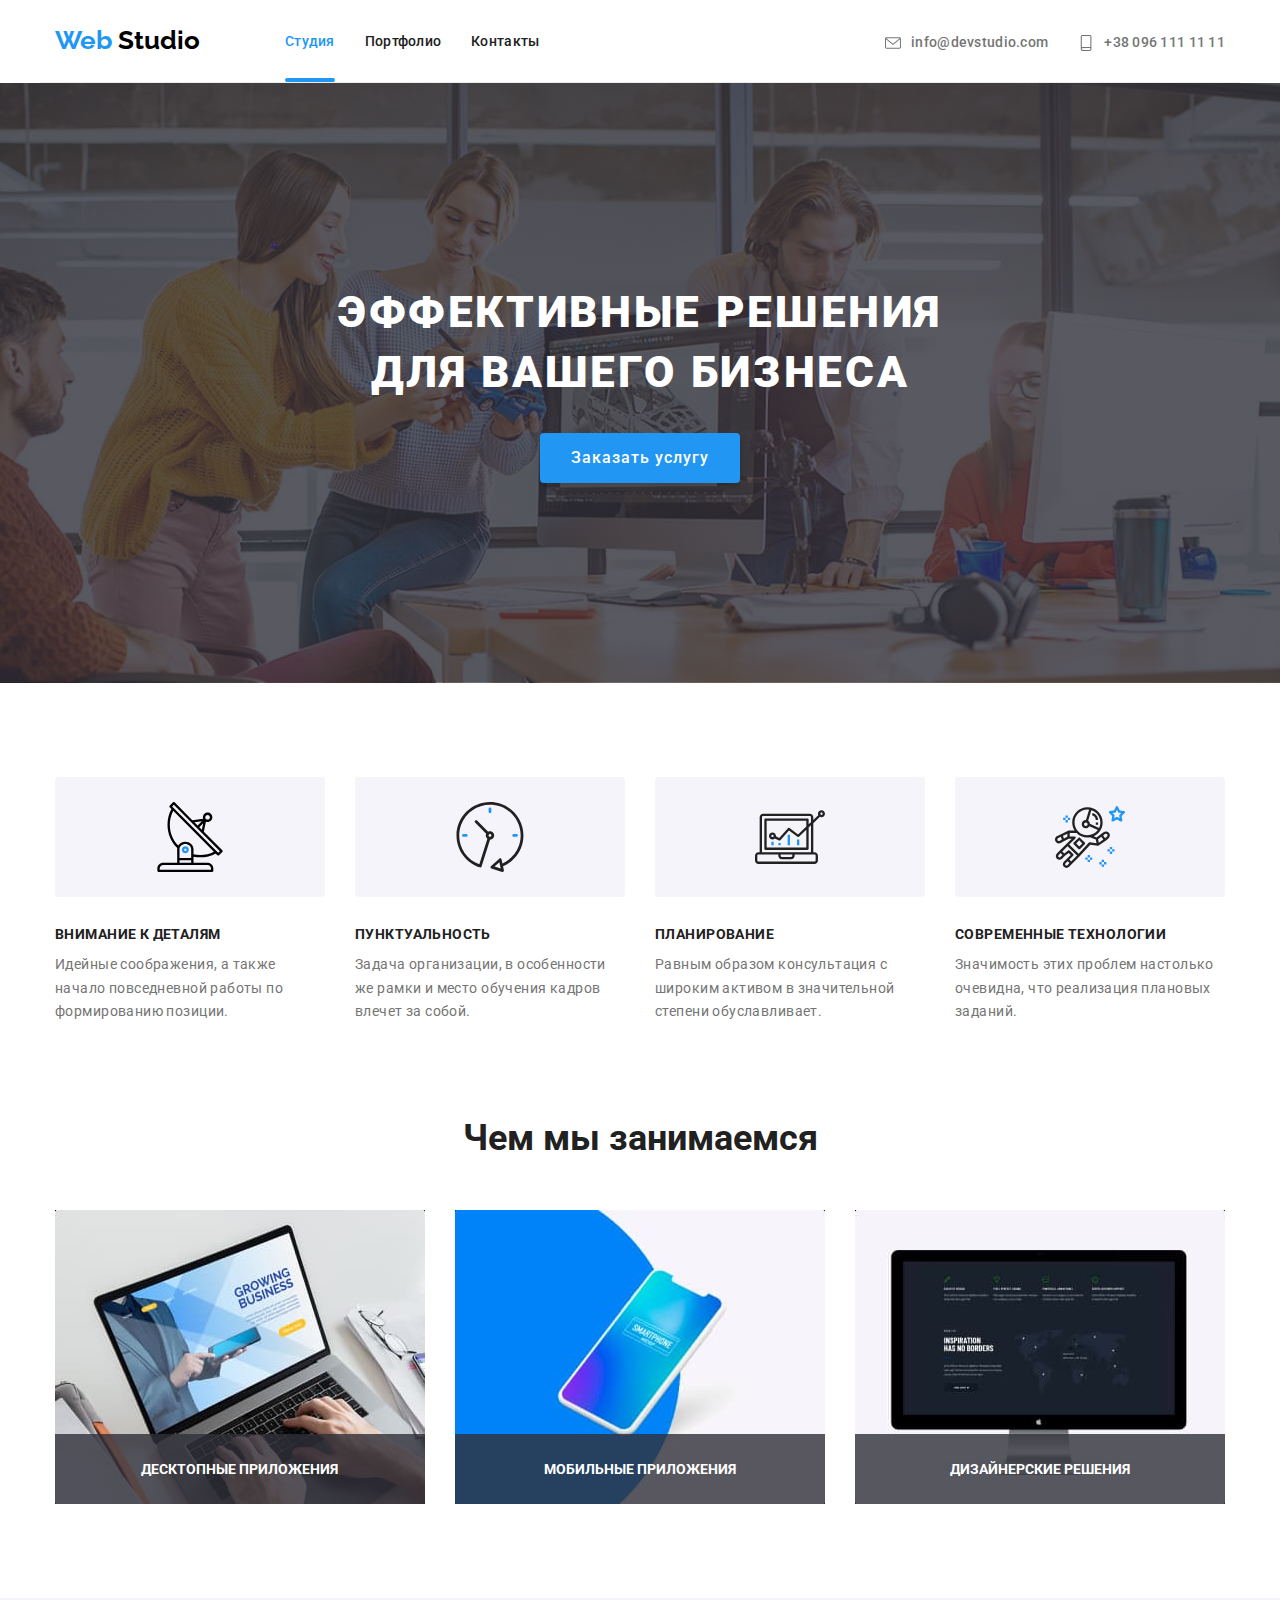
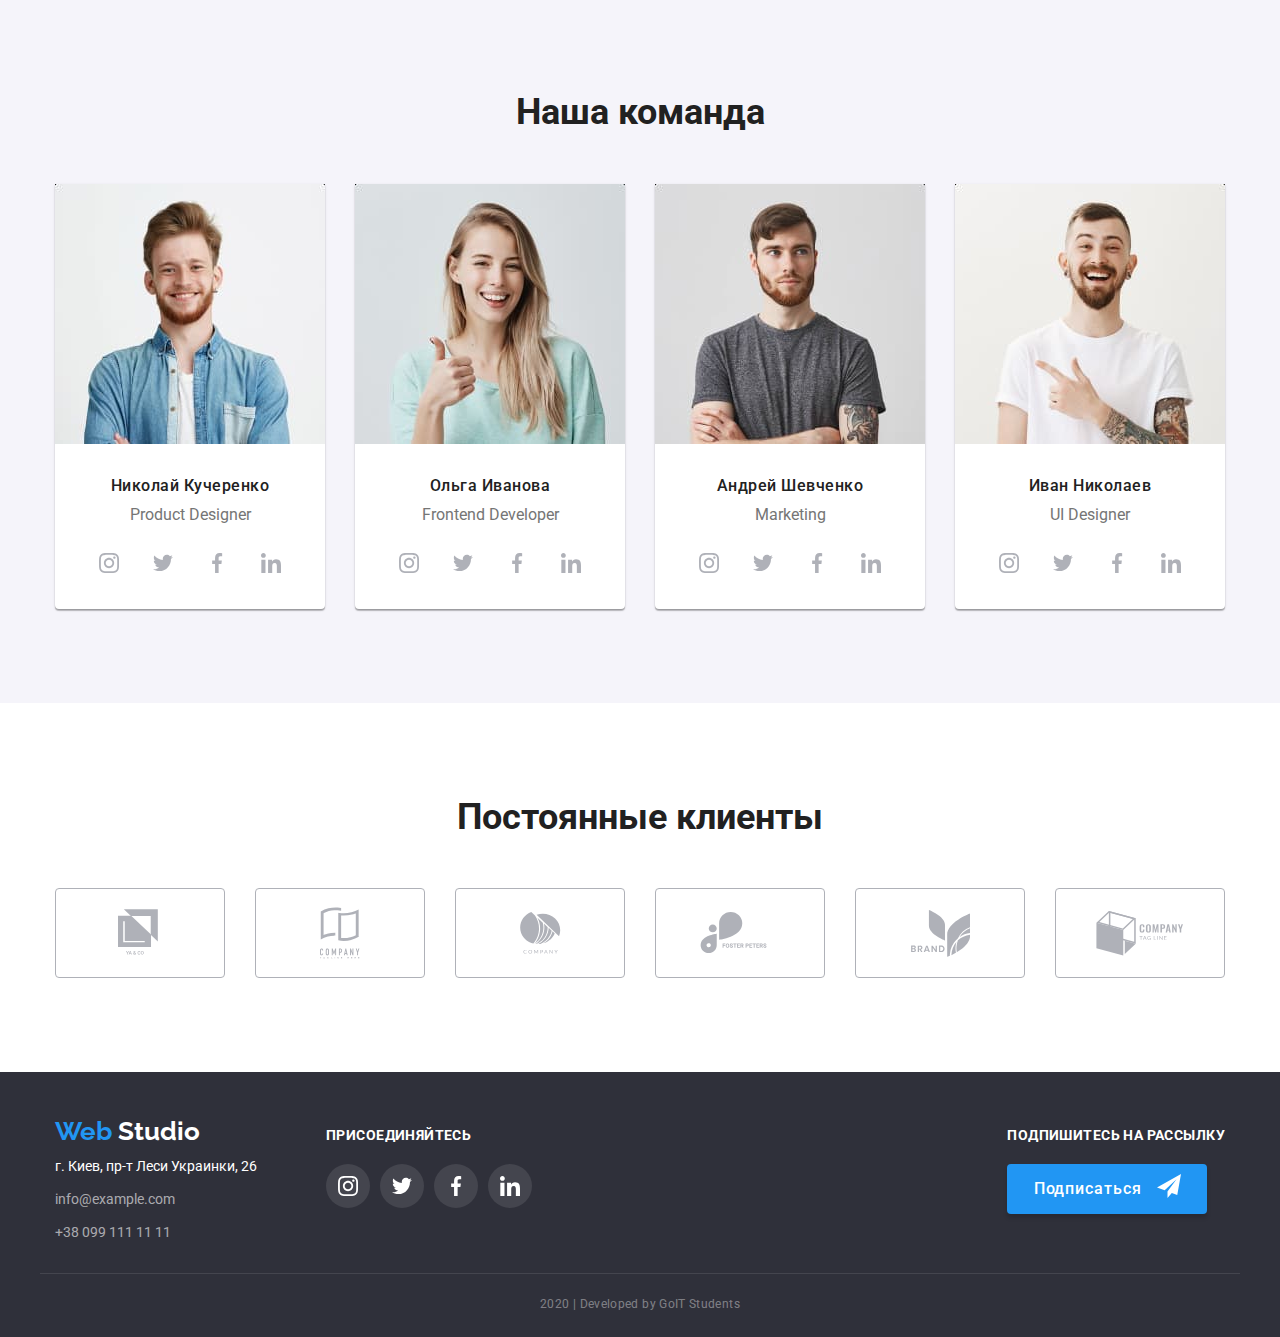
<file: index.html>
<!DOCTYPE html>
<html lang="ru">
  <head>
    <meta charset="UTF-8" />
    <meta name="viewport" content="width=device-width, initial-scale=1.0" />
    <link href="https://fonts.googleapis.com/css2?family=Raleway:wght@400;700&family=Roboto:ital,wght@0,500;0,700;0,900;1,400&display=swap" rel="stylesheet">
    <link rel="stylesheet" href="https://cdnjs.cloudflare.com/ajax/libs/modern-normalize/0.6.0/modern-normalize.min.css">
    <link rel="stylesheet" href="./css/main.css">
    <title>Web-Studio</title>
  </head>

  <body>

    <!-- Хедер -->
    <header>
      <nav class="margin-nav">
        <div class="container main-nav">
          
          <div class="web-logo">
            <a href="./index.html" class="logo">Web <span class="logo-first">Studio</span></a>
          </div>
               
          <ul class="site-nav list">
            <li class="item">
              <a href="" class="link current">Студия</a>
            </li>
            <li class="item">
              <a href="./portfolio.html" class="link">Портфолио</a>
            </li>
            <li class="item">
              <a href="" class="link">Контакты</a>
            </li>
          </ul>
            
          <ul class="auth-nav list">
            <li class="item">
              <a href="mailto:info@devstudio.com" class="link">
                <svg class="link-svg">
                  <use href="./img/sprite.svg#envelope">
                  </use>
                </svg>
                info@devstudio.com</a>
            </li>
            <li class="item">
              <a href="tel:+380961111111" class="link">
                <svg class="link-svg">
                  <use href="./img/sprite.svg#smartphone">
                  </use>
                </svg>
                +38 096 111 11 11</a>
            </li>
          </ul>
        </div>
      </nav>

    </header>

    <main>
      <!--Герой-->
      <section class="hero">
        <div class="container">
          <h1 class="text">Эффективные решения для вашего бизнеса</h1>
          <button class="btn .title">Заказать услугу</button>
        </div>
      </section>

      <!--Преимущества-->
      <section class="advantages">
        <div class="container">
          <h2 class="invisible-title">Преимущества</h2>
          <ul class="list advant">
            <li class="item">
              <div class="item-image">
                <svg class="item-image-icon">
                  <use href="./img/sprite.svg#antenna"></use>
                </svg>
              </div>
              <h3 class="title">Внимание к деталям</h3>
              <p class="text">
                Идейные соображения, а также начало повседневной работы по формированию позиции.
              </p>
            </li>
            <li class="item">
              <div class="item-image">
                <svg class="item-image-icon">
                  <use href="./img/sprite.svg#clock"></use>
                </svg>
              </div>
              <h3 class="title">Пунктуальность</h3>
              <p class="text">
                Задача организации, в особенности же рамки и место обучения кадров влечет за собой.
              </p>
            </li>
            <li class="item">
              <div class="item-image">
                <svg class="item-image-icon">
                  <use href="./img/sprite.svg#diagram"></use>
                </svg>
              </div>
              <h3 class="title">Планирование</h3>
              <p class="text">
                Равным образом консультация с широким активом в значительной степени обуславливает.
              </p>
            </li>
            <li class="item">
              <div class="item-image">
                <svg class="item-image-icon">
                  <use href="./img/sprite.svg#astronaut"></use>
                </svg>
              </div>
              <h3 class="title">Современные технологии</h3>
              <p class="text">
                Значимость этих проблем настолько очевидна, что реализация плановых заданий.
              </p>
            </li>
          </ul>
        </div>
      </section>
      
      <!--Чем мы занимаемся-->
      <section class="section-works">
        <div class="container">
          <h2 class="section-title">Чем мы занимаемся</h2>
          <ul class="work list">
            <li class="item">
              <h3 class="title">Десктопные приложения</h3>
            </li>
            <li class="item">
              <h3 class="title">Мобильные приложения</h3>
            </li>
            <li class="item">
              <h3 class="title">Дизайнерские решения</h3>
            </li>
          </ul>
        </div>
      </section>

      <!--Команда-->
      <section class="section-team team-bg">
        <div class="container">
          <h2 class="section-title">Наша команда</h2>
          <ul class="list team">
            <li class="item">
              <img src="./img/john.jpg" alt="Джон">
              <h3 class="team-name">Николай Кучеренко</h3>
              <p class="job">Product Designer</p>
              <ul  class="list social-networks">
                <li class="icon">
                  <a class="icon-meil" href="https://instagram.com">
                    <svg class="team-svg-icon">
                      <use href="./img/sprite.svg#instagram">
                      </use>
                    </svg>
                  </a>
                </li>
                <li class="icon">
                  <a class="icon-meil" href="https://twitter.com">
                    <svg class="team-svg-icon">
                      <use href="./img/sprite.svg#twitter"></use>
                    </svg>
                  </a>
                </li>
                <li class="icon">
                  <a class="icon-meil" href="https://facebook.com">
                    <svg class="team-svg-icon">
                      <use href="./img/sprite.svg#facebook"></use>
                    </svg>
                  </a>
                </li>
                <li class="icon">
                  <a class="icon-meil" href="https://linkedin.com">
                    <svg class="team-svg-icon">
                      <use href="./img/sprite.svg#linkedin"></use>
                    </svg>
                  </a>
                </li>
              </ul>
            </li>
            <li class="item">
              <img src="./img/Marta.jpg" alt="Марта">
              <h3 class="team-name">Ольга Иванова</h3>
              <p class="job">Frontend Developer</p>
              <ul  class="list social-networks">
                <li class="icon">
                  <a class="icon-meil" href="https://instagram.com">
                    <svg class="team-svg-icon">
                      <use href="./img/sprite.svg#instagram">
                      </use>
                    </svg>
                  </a>
                </li>
                <li class="icon">
                  <a class="icon-meil" href="https://twitter.com">
                    <svg class="team-svg-icon">
                      <use href="./img/sprite.svg#twitter"></use>
                    </svg>
                  </a>
                </li>
                <li class="icon">
                  <a class="icon-meil" href="https://facebook.com">
                    <svg class="team-svg-icon">
                      <use href="./img/sprite.svg#facebook"></use>
                    </svg>
                  </a>
                </li>
                <li class="icon">
                  <a class="icon-meil" href="https://linkedin.com">
                    <svg class="team-svg-icon">
                      <use href="./img/sprite.svg#linkedin"></use>
                    </svg>
                  </a>
                </li>
              </ul>
            </li>
            <li class="item">
              <img src="./img/Robert.jpg" alt="Роберт">
              <h3 class="team-name">Андрей Шевченко</h3>
              <p class="job">Marketing</p>
              <ul  class="list social-networks">
                <li class="icon">
                  <a class="icon-meil" href="https://instagram.com">
                    <svg class="team-svg-icon">
                      <use href="./img/sprite.svg#instagram">
                      </use>
                    </svg>
                  </a>
                </li>
                <li class="icon">
                  <a class="icon-meil" href="https://twitter.com">
                    <svg class="team-svg-icon">
                      <use href="./img/sprite.svg#twitter"></use>
                    </svg>
                  </a>
                </li>
                <li class="icon">
                  <a class="icon-meil" href="https://facebook.com">
                    <svg class="team-svg-icon">
                      <use href="./img/sprite.svg#facebook"></use>
                    </svg>
                  </a>
                </li>
                <li class="icon">
                  <a class="icon-meil" href="https://linkedin.com">
                    <svg class="team-svg-icon">
                      <use href="./img/sprite.svg#linkedin"></use>
                    </svg>
                  </a>
                </li>
              </ul>
            </li>
            <li class="item">
              <img src="./img/Martin.jpg" alt="Мартин">
              <h3 class="team-name">Иван Николаев</h3>
              <p class="job">UI Designer</p>
              <ul  class="list social-networks">
                <li class="icon">
                  <a class="icon-meil" href="https://instagram.com">
                    <svg class="team-svg-icon">
                      <use href="./img/sprite.svg#instagram">
                      </use>
                    </svg>
                  </a>
                </li>
                <li class="icon">
                  <a class="icon-meil" href="https://twitter.com">
                    <svg class="team-svg-icon">
                      <use href="./img/sprite.svg#twitter"></use>
                    </svg>
                  </a>
                </li>
                <li class="icon">
                  <a class="icon-meil" href="https://facebook.com">
                    <svg class="team-svg-icon">
                      <use href="./img/sprite.svg#facebook"></use>
                    </svg>
                  </a>
                </li>
                <li class="icon">
                  <a class="icon-meil" href="https://linkedin.com">
                    <svg class="team-svg-icon">
                      <use href="./img/sprite.svg#linkedin"></use>
                    </svg>
                  </a>
                </li>
              </ul>
            </li>
          </ul>
        </div>
      </section>

      <!--Постоянные клиенты-->
      <section class="section-clients">
        <div class="container">
          <h2 class="section-title">Постоянные клиенты</h2>
          <ul class="list clients">
            <li class="clients-item">
              <a href="">
                <svg class="clients-item-icon" width="44" height="49">
                  <use href="./img/sprite.svg#logo1"></use>
                </svg>
              </a>
            </li>
            <li class="clients-item">
              <a href="">
                <svg class="clients-item-icon" width="40" height="52">
                  <use href="./img/sprite.svg#logo2"></use>
                </svg>
              </a>
            </li>
            <li class="clients-item">
              <a href="">
                <svg class="clients-item-icon"  width="41" height="42">
                  <use href="./img/sprite.svg#logo3"></use>
                </svg>
              </a>
            </li>
            <li class="clients-item">
              <a href="">
                <svg class="clients-item-icon"  width="80" height="42">
                  <use href="./img/sprite.svg#logo4"></use>
                </svg>
              </a>
            </li>
            <li class="clients-item">
              <a href="">
                <svg class="clients-item-icon"  width="59" height="47">
                  <use href="./img/sprite.svg#logo5"></use>
                </svg>
              </a>
            </li>
            <li class="clients-item">
              <a href="">
                <svg class="clients-item-icon"  width="88" height="45">
                  <use href="./img/sprite.svg#logo6"></use>
                </svg>
              </a>
            </li>
          </ul>
        </div>
      </section>

      <!--Футер-->
      <footer class="main-footer">
        <div class="container footer-part">
          <!--Адресс-->
          <section class="address-part">
            <h2 class="invisible-title">Адресс</h2>
            <a class="logo" href="./index.html">Web <span class="logo-second">Studio</span></a>

            <address class="address">
              <ul class="auth list">
                <li><span class="city">г. Киев, пр-т Леси Украинки, 26</span></li>
                <li><a href="mailto:info@example.com" class="links meil">info@example.com</a></li>
                <li><a href="tel:+380991111111" class="links tell">+38 099 111 11 11</a></li>
              </ul>
            </address>
          </section>

          <!--Социальные сети-->
          <section class="social">
            <div class="social-part">
              <h2 class="invisible-title">Cоциальные сети</h2>
              <b class="txt">Присоединяйтесь</b>
              <ul class="list footer-social-networks">
                <li>
                  <a class="social-networks-button" href="https://instagram.com">
                    <svg class="button-icon">
                      <use href="./img/sprite.svg#instagram"></use>
                    </svg>
                  </a>
                </li>
                <li>
                  <a class="social-networks-button" href="https://twitter.com">
                    <svg class="button-icon">
                      <use href="./img/sprite.svg#twitter"></use>
                    </svg>
                  </a>
                </li>
                <li>
                  <a class="social-networks-button" href="https://facebook.com">
                    <svg class="button-icon">
                      <use href="./img/sprite.svg#facebook"></use>
                    </svg>
                  </a>
                </li>
                <li>
                  <a class="social-networks-button" href="https://linkedin.com">
                    <svg class="button-icon">
                      <use href="./img/sprite.svg#linkedin"></use>
                    </svg>
                  </a>
                </li>
              </ul>
            </div>
          </section>
          <div class="mailing">
            <b class="txt">Подпишитесь на рассылку</b>
            <button class="btn title">
              Подписаться 
              <svg class="mailing-btn-svg" width="24" height="24">
                <use href="./img/sprite.svg#icon_send"></use>
              </svg>
            </button>
          </div>
        </div>
        <p class="copy container">2020 | Developed by GoIT Students </p>
      </footer>
    </main>
  </body>
</html>
</file>
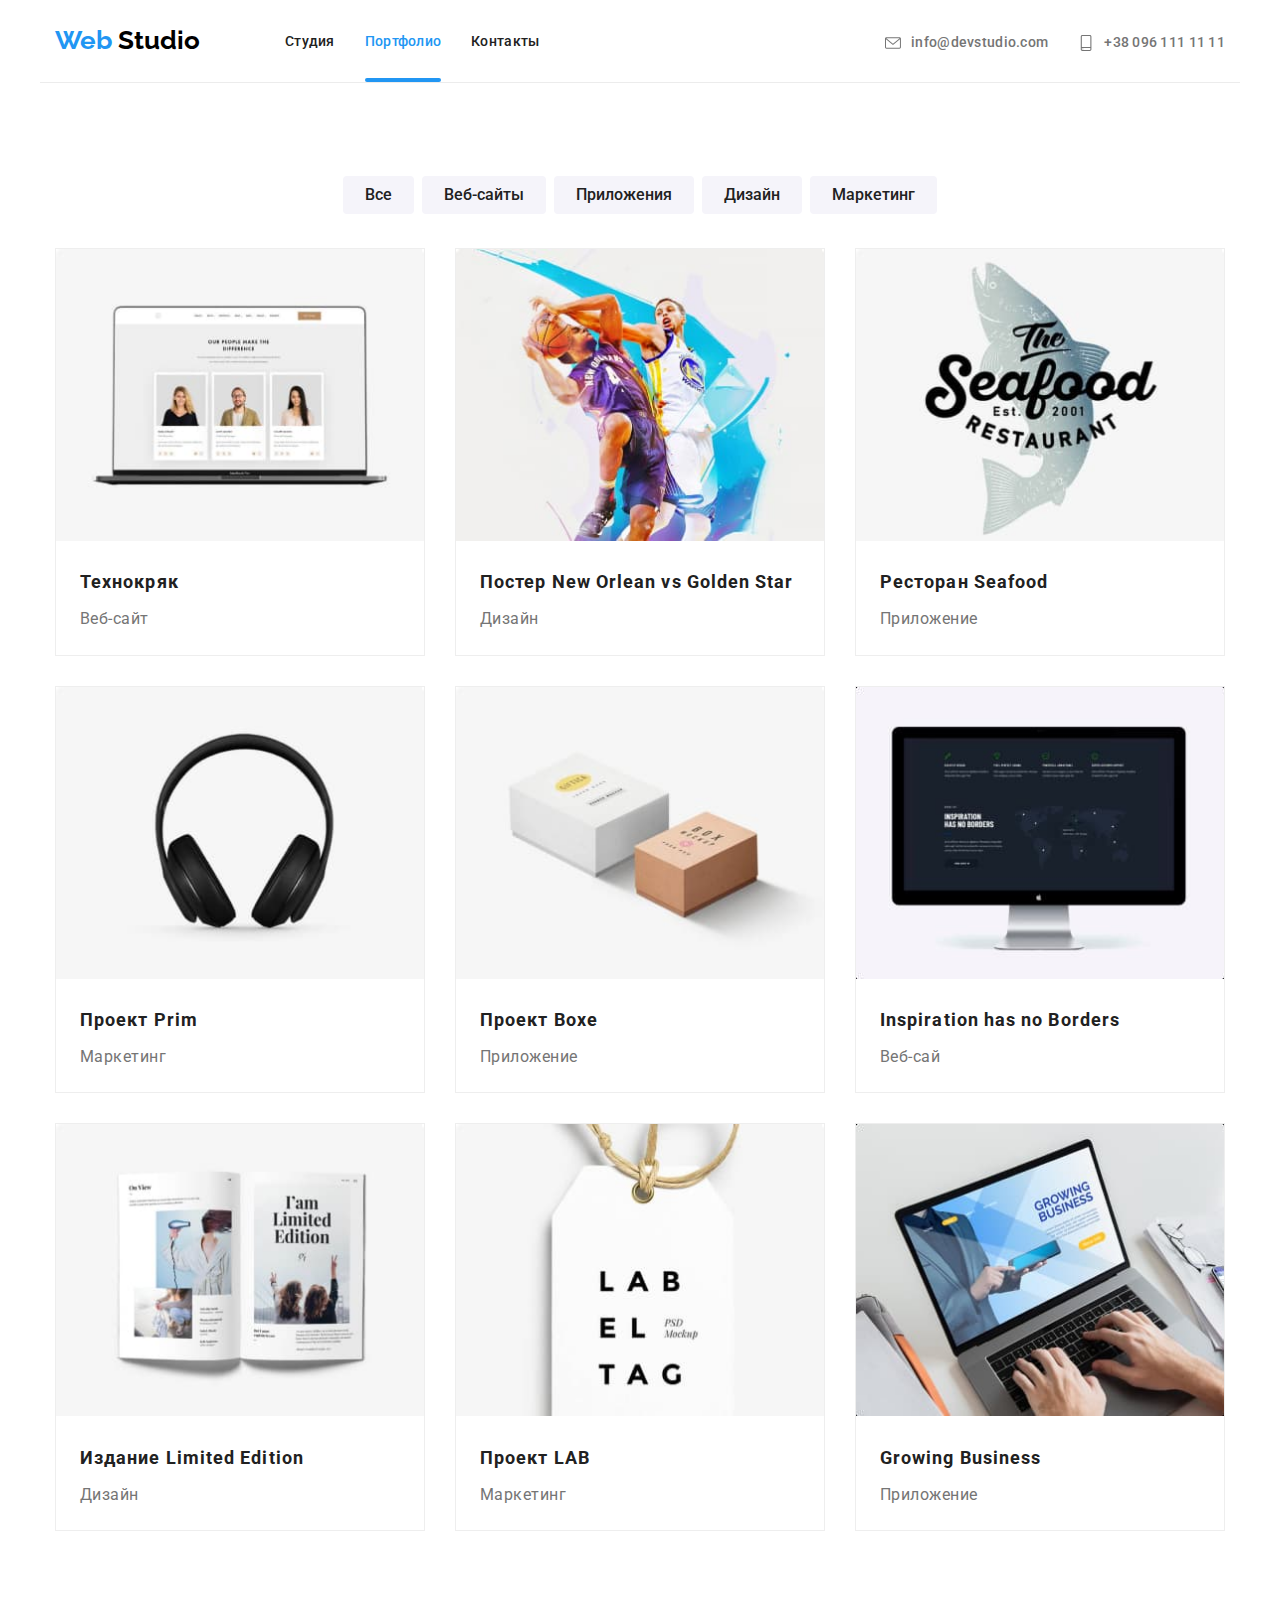
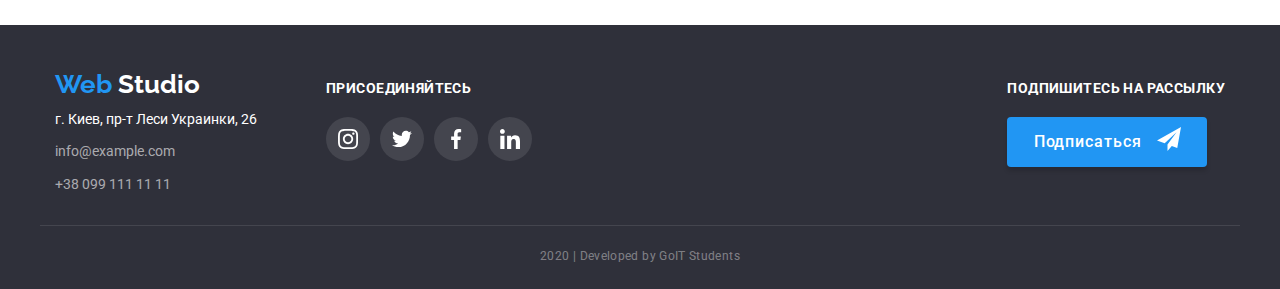
<file: portfolio.html>
<!DOCTYPE html>
<html lang="ru">
    <head>
        <meta charset="UTF-8">
        <meta name="viewport" content="width=device-width, initial-scale=1.0">
        <link href="https://fonts.googleapis.com/css2?family=Raleway:wght@400;700&family=Roboto:ital,wght@0,500;0,700;0,900;1,400&display=swap" rel="stylesheet">
        <link rel="stylesheet" href="https://cdnjs.cloudflare.com/ajax/libs/modern-normalize/0.6.0/modern-normalize.min.css">
        <link rel="stylesheet" href="./css/main.css">
        <title>Portfolio</title>
    </head>
    <body>
      <header>

        <nav class="margin-nav">
          <div class="container main-nav">
            <a href="./index.html" class="logo">Web <span class="logo-first">Studio</span></a>
            <ul class="site-nav list">
              <li class="item">
                <a href="./index.html" class="link">Студия</a>
              </li>
              <li class="item">
                <a href="./portfolio.html" class="link current">Портфолио</a>
              </li>
              <li class="item">
                <a href="" class="link">Контакты</a>
              </li>
            </ul>
              
            <ul class="auth-nav list">
              <li class="item">
                <a href="mailto:info@devstudio.com" class="link">
                  <svg class="link-svg">
                    <use href="./img/sprite.svg#envelope">
                    </use>
                  </svg>
                  info@devstudio.com</a>
              </li>
              <li class="item">
                <a href="tel:+380961111111" class="link">
                  <svg class="link-svg">
                    <use href="./img/sprite.svg#smartphone">
                    </use>
                  </svg>
                  +38 096 111 11 11</a>
              </li>
            </ul>
          </div>
        </nav>
  
      </header>

        <main>
            <!-- Проекты -->
          <section class="section-projects">
            <div class="container-project">
              <h2 class="invisible-title">Перечень</h2>
              <ul class="project list">
                <li class="project-item"><button class="button text">Все</button></li>
                <li class="project-item"><button class="button text">Веб-сайты</button></li>
                <li class="project-item"><button class="button text">Приложения</button></li>
                <li class="project-item"><button class="button text">Дизайн</button></li>
                <li class="project-item"><button class="button text">Маркетинг</button></li>
              </ul>
            </div>
            <div class="container portfolio">
              <h2 class="invisible-title">Работа</h2>
              <ul class="list works">
                <li class="works-items">
                  <a class="works-link" href="">
                    <div class="works-link-activ">
                      <img class="works-link-img" src="./img/work-img-1.jpg" alt="">
                      <p class="txt">Технокряк это современная площадка распространения коронавируса. Компании используют эту платформу для цифрового шпионажа и атак на защищённые сервера конкурентов.</p>
                    </div>
                    <div class="work-info">
                      <h3  class="title">Технокряк</h3>
                      <p class="sub">Веб-сайт</p>
                    </div>
                  </a>
                </li>
                <li class="works-items">
                  <a class="works-link" href="">
                    <div class="works-link-activ">
                      <img class="works-link-img" src="./img/work-img-2.jpg" alt="">
                      <p class="txt">Технокряк это современная площадка распространения коронавируса. Компании используют эту платформу для цифрового шпионажа и атак на защищённые сервера конкурентов.</p>
                    </div>
                    <div class="work-info">
                      <h3 class="title">Постер New Orlean vs Golden Star</h3>
                      <p class="sub">Дизайн</p>
                    </div>
                  </a>
                </li>
                <li class="works-items">
                  <a class="works-link" href="">
                    <div class="works-link-activ">
                      <img class="works-link-img" src="./img/work-img-3.jpg" alt="">
                      <p class="txt">Технокряк это современная площадка распространения коронавируса. Компании используют эту платформу для цифрового шпионажа и атак на защищённые сервера конкурентов.</p>
                    </div>
                    <div class="work-info">
                      <h3 class="title">Ресторан Seafood</h3>
                      <p class="sub">Приложение</p>
                    </div>
                  </a>
                </li>
                <li class="works-items">
                  <a class="works-link" href="">
                    <div class="works-link-activ">
                      <img class="works-link-img" src="./img/work-img-4.jpg" alt="">
                      <p class="txt">Технокряк это современная площадка распространения коронавируса. Компании используют эту платформу для цифрового шпионажа и атак на защищённые сервера конкурентов.</p>
                    </div>
                    <div class="work-info">
                      <h3 class="title">Проект Prim</h3>
                      <p class="sub">Маркетинг</p>
                    </div>
                  </a>
                </li>
                <li class="works-items">
                  <a class="works-link" href="">
                    <div class="works-link-activ">
                      <img class="works-link-img" src="./img/work-img-5.jpg" alt="">
                      <p class="txt">Технокряк это современная площадка распространения коронавируса. Компании используют эту платформу для цифрового шпионажа и атак на защищённые сервера конкурентов.</p>
                    </div>
                    <div class="work-info">
                      <h3 class="title">Проект Boxe</h3>
                      <p class="sub">Приложение</p>
                    </div>
                  </a>
                </li>
                <li class="works-items">
                  <a class="works-link" href="">
                    <div class="works-link-activ">
                      <img class="works-link-img" src="./img/img3.jpg" alt="">
                      <p class="txt">Технокряк это современная площадка распространения коронавируса. Компании используют эту платформу для цифрового шпионажа и атак на защищённые сервера конкурентов.</p>
                    </div>
                    <div class="work-info">
                      <h3 class="title">Inspiration has no Borders</h3>
                      <p class="sub">Веб-сай</p>
                    </div>
                  </a>
                </li>
                <li class="works-items">
                  <a class="works-link" href="">
                    <div class="works-link-activ">
                      <img class="works-link-img" src="./img/work-img-7.jpg" alt="">
                      <p class="txt">Технокряк это современная площадка распространения коронавируса. Компании используют эту платформу для цифрового шпионажа и атак на защищённые сервера конкурентов.</p>
                    </div>
                    <div class="work-info">
                      <h3 class="title">Издание Limited Edition</h3>
                      <p class="sub">Дизайн</p>
                    </div>
                  </a>
                </li>
                <li class="works-items">
                  <a class="works-link" href="">
                    <div class="works-link-activ">
                      <img class="works-link-img" src="./img/work-img-8.jpg" alt="">
                      <p class="txt">Технокряк это современная площадка распространения коронавируса. Компании используют эту платформу для цифрового шпионажа и атак на защищённые сервера конкурентов.</p>
                    </div>
                    <div class="work-info">
                      <h3 class="title">Проект LAB</h3>
                      <p class="sub">Маркетинг</p>
                    </div>
                  </a>
                </li>
                <li class="works-items">
                  <a class="works-link" href="">
                    <div class="works-link-activ">
                      <img class="works-link-img" src="./img/img1.jpg" alt="">
                      <p class="txt">Технокряк это современная площадка распространения коронавируса. Компании используют эту платформу для цифрового шпионажа и атак на защищённые сервера конкурентов.</p>
                    </div>
                    <div class="work-info">
                      <h3 class="title">Growing Business</h3>
                      <p class="sub">Приложение</p>
                    </div>
                  </a>
                </li>
              </ul>
            </div>
          </section>

      <!--Футер-->
      <footer class="main-footer">
        <div class="container footer-part">
          <!--Адресс-->
          <section class="address-part">
            <h2 class="invisible-title">Адресс</h2>
            <a class="logo" href="./index.html">Web <span class="logo-second">Studio</span></a>

            <address class="address">
              <ul class="auth list">
                <li><span class="city">г. Киев, пр-т Леси Украинки, 26</span></li>
                <li><a href="mailto:info@example.com" class="links meil">info@example.com</a></li>
                <li><a href="tel:+380991111111" class="links tell">+38 099 111 11 11</a></li>
              </ul>
            </address>
          </section>

          <!--Социальные сети-->
          <section class="social">
            <div class="social-part">
              <h2 class="invisible-title">Cоциальные сети</h2>
              <b class="txt">Присоединяйтесь</b>
              <ul class="list footer-social-networks">
                <li>
                  <a class="social-networks-button" href="https://instagram.com">
                    <svg class="button-icon">
                      <use href="./img/sprite.svg#instagram"></use>
                    </svg>
                  </a>
                </li>
                <li>
                  <a class="social-networks-button" href="https://twitter.com">
                    <svg class="button-icon">
                      <use href="./img/sprite.svg#twitter"></use>
                    </svg>
                  </a>
                </li>
                <li>
                  <a class="social-networks-button" href="https://facebook.com">
                    <svg class="button-icon">
                      <use href="./img/sprite.svg#facebook"></use>
                    </svg>
                  </a>
                </li>
                <li>
                  <a class="social-networks-button" href="https://linkedin.com">
                    <svg class="button-icon">
                      <use href="./img/sprite.svg#linkedin"></use>
                    </svg>
                  </a>
                </li>
              </ul>
            </div>
          </section>
          <div class="mailing">
            <b class="txt">Подпишитесь на рассылку</b>
            <button class="btn title">
              Подписаться 
              <svg class="mailing-btn-svg" width="24" height="24">
                <use href="./img/sprite.svg#icon_send"></use>
              </svg>
            </button>
          </div>
        </div>
        <p class="copy container">2020 | Developed by GoIT Students </p>
      </footer>
    </main>
  </body>
</html>
</file>
<file: css/main.css>
:root{
    --primary-text-color:#757575;
    --title-text-color:#212121;
    --accent-color:#2196F3;
    --btn-txt-color:#ffffff;
    --bg-color:#F5F4FA;
    --logo-color:#000000;
    --bg-footer:#2F303A;
    --svg-icon-color:#AFB1B8;
}

h1,
h2,
h3,
h4,
h5,
h6,
p {
    margin-top: 0px;
    margin-bottom: 0px;
}

ul {
    list-style: none;
    padding-left: 0px;
    margin: 0px;
}

body {
    font-style: normal;
    font-size: 14px;
    color: var(--primary-text-color);
    font-family: 'Roboto', sans-serif;
    background: var(--btn-txt-color);
    
}

.container {
    width: 1200px;
    margin-top: 0px;
    margin-bottom: 0px;
    margin-left: auto;
    margin-right: auto;
    padding-right: 15px;
    padding-left: 15px;
}

.invisible-title{
   display: none;
}

.btn{
    padding: 0;
    border: 0;
}

.item .title{
    font-weight: 700;
    font-size: 14px;
    line-height: 1.16;
    text-transform: uppercase;
    
}

    /* Хедер */

.main-nav{
    display: flex;
    align-items: center;
    border-bottom: 1px solid #ECECEC;
}

    /* Логотип */

.logo{
    color: var(--accent-color);
    font-family: raleway, sans-serif;
    font-size: 26px;
    font-weight: 700;
    text-decoration: none;
    padding-top: 24px;
    padding-bottom: 25px;
}

.logo .logo-first{
    color:var(--logo-color);
}

.logo .logo-second{
    color:var(--btn-txt-color);
}

    /* Навигация */

.site-nav{
    display: flex;
    margin-left: 85px;
}

.site-nav .link{
    display: block;
    color: var(--title-text-color);
    font-size: 14px;
    font-weight: 500;
    font-size: 14px;
    line-height: 1.14;
    letter-spacing: 0.02em;
    text-decoration: none;
    padding-top: 34px;
    padding-bottom: 32px;
}

.site-nav .link:not(:last-child){
    margin-right: 50px;
}


.site-nav .link:hover,
.site-nav .link:focus{
    color: var(--accent-color);
}

.site-nav .current{
    position: relative;
    color: var(--accent-color);
}

.site-nav .current::after{
    content: "";
    position: absolute;
    bottom: 0;
    left: 0;
    width: 100%;
    height: 4px;
    border-radius: 2px;
    background-color: var(--accent-color);
}

.auth-nav{
    display: flex;
    margin-left: auto;
    padding-top: 34px;
    padding-bottom: 30px;
}

.auth-nav .item a:not(:last-child){
    margin-right: 30px;
}

.auth-nav .link{
    display: flex;
    color: var(--primary-text-color);
    font-weight: 500;
    font-size: 14px;
    line-height: 1.14;
    letter-spacing: 0.02em;
    text-decoration: none;
}

.auth-nav .link:hover,
.auth-nav .link:focus{
    color:var(--accent-color);
    
}

.link-svg{
    width: 16px;
    height: 16px;
    margin-right: 10px;
    fill: currentColor;
}

    /* Герой */

.hero{
    max-width: 1600px;
    padding-top: 200px;
    padding-bottom: 200px;
    margin-left: auto;
    margin-right: auto;
    background-image: linear-gradient(to right, rgba(47, 48, 58, 0.8),rgba(47, 48, 58, 0.8)), url(../img/Header.jpg);
    background-repeat: no-repeat;
    background-position: center;
    background-size: cover;
    text-align: center;
    background-color:var(--primary-text-color);
}

.hero .text{
    width: 696px;
    margin-left: auto;
    margin-right: auto;
    color:var(--btn-txt-color);
    
    font-weight: 900;
    font-size: 44px;
    line-height: 1.36;
    letter-spacing: 0.06em;
    text-transform: uppercase;
    margin-bottom: 30px;
}

.btn{
    color: var(--btn-txt-color);
    font-size: 16px;
    font-weight: 500;
    line-height: 1.87;
    letter-spacing: 0.06em;
    background-color: var(--accent-color);
    cursor: pointer;
  
    min-width: 200px;
    min-height: 50px;
    border: 1px transparent;
    border-radius: 4px;
    box-shadow: 0px 4px 4px rgba(0, 0, 0, 0.15);
}

.btn:hover,
.btn:focus {
    border: 0;
    color: var(--accent-color); 
    background-color: var(--btn-txt-color);
}
  
    /* Преимущества */

.advantages{
    padding-top: 94px;
    padding-bottom: 94px;
}

.advant{
    display: flex;
    align-items: center;
}

.advant > .item{
    width: calc((100% - 30px * 3) / 4);
}

.list > .item:not(:last-child){
    margin-right: 30px;
}

.advantages .title{
    color: var(--title-text-color);
    font-weight: 700;
    font-size: 14px;
    line-height: 1.14;
    letter-spacing: 0.03em;
    text-transform: uppercase;
    margin-bottom: 10px;
}

.item .item-image {
    background:var(--bg-color);
    height: 120px;
    border-radius: 4px;
    margin-bottom: 30px;
    padding: 25px 100px;
}

.item-image-icon  {
    display: inline-flex;
    align-items: center;
    justify-items: center;
    width: 70px;
    height: 70px;
}

.item .text{
    font-size: 14px;
    line-height: 1.71;
    letter-spacing: 0.03em;
}

    /* Чем мы занимаемся */

.section-works{
    padding-bottom: 94px;
}

.section-title{
    color: var(--title-text-color);
    font-size: 36px;
    line-height: 1.16;
    font-weight: 700;
    text-align: center;
    margin-bottom: 50px;
}

.container .work{
    display: flex;
    align-items: center;
}

.work > .item{
    position: relative;
    display: flex;
    width: calc((100% - 30px * 2) / 3);
    height: 294px;
}

.work > .item:nth-child(1){
    background-image: url(../img/img1.jpg);
}

.work > .item:nth-child(2){
    background-image: url(../img/img2.jpg);
}

.work > .item:nth-child(3){
    background-image: url(../img/img3.jpg);
}

.work .item .title{
    position: absolute;
    bottom: 0;
    left: 0;
    width: 100%;
    height: 70px;
    padding: 27px 82px;
    color: var(--btn-txt-color);
    text-align: center;
    background: rgba(47, 48, 58, 0.8);
}

    /* Команда */

.section-team{
    padding-top: 94px;
    padding-bottom: 94px;
}

.team-bg{
    background: var(--bg-color);
    text-align: center;
    margin-left: auto;
    margin-right: auto;
}

.team{
    display: flex;
}

.team > .item{
    width: calc((100% - 30px * 3) / 4);
    background: var(--btn-txt-color);
    box-shadow: 0px 2px 1px rgba(0, 0, 0, 0.2),
    0px 1px 1px rgba(0, 0, 0, 0.14), 0px 1px 3px rgba(0, 0, 0, 0.12);
    border-radius: 0px 0px 4px 4px;
}

.team .item > img{
    margin-bottom: 30px;
}

.list .team-name{
    margin-bottom: 10px;
    color: var(--title-text-color);
    font-weight: 500;
    font-size: 16px;
    line-height: 1.18;
    text-align: center;
    letter-spacing: 0.03em;
}

.list .job{
    margin-bottom: 16px;
    font-size: 16px;
    line-height: 1.18;
    text-align: center;
}

.social-networks{
    display: flex;
    justify-content: space-evenly;
    margin-left: 32px;
    margin-right: 32px;
    padding-bottom: 24px;
}

.icon-meil{
    display: flex;
    align-items: center;
    width: 44px;
    height: 44px;
    border-radius: 50%;
    color: var(--svg-icon-color);;
    background-color: var(--btn-txt-color);
}

.icon-meil:hover{
    color: var(--btn-txt-color);
    background: var(--accent-color);
}

.team-svg-icon{
    display: flex;
    align-items: center;
    margin-left: auto;
    margin-right: auto;
    width: 20px;
    height: 20px;
    fill: currentColor;
}

.social-networks .icon:not(:last-child){
    margin-right: 10px;
}

/* Постоянные клиенты */

.section-clients{
    padding-top: 94px;
    padding-bottom: 94px;
}

.clients{
    display: flex;
    justify-content: space-between;
}

.clients-item a{
    display: flex;
    align-items: center;
    justify-content: center;
    height: 90px;
    width: 170px;
    color: #afb1b8;
    background-color: #ffffff;
    border: 1px solid #afb1b8;
    border-radius: 4px;
}

.clients-item-icon{
    fill:currentColor;
}
 
.clients-item a:hover,
.clients-item a:focus{
    color: var(--accent-color);
    border: 1px solid var(--accent-color);
}

    /* Футер */

    /* Адресс */

.main-footer{
    background: var(--bg-footer);
    margin-left: auto;
    margin-right: auto;
}

.footer-part{
    display: flex;
    align-items: baseline;
    padding-top:45px;
    padding-bottom: 28px;
}

.address-part > .logo{
    display: inline-block;
    padding-top: 0;
    padding-bottom: 0;
    margin-bottom: 8px;
}

.auth .city{
    display: inline-block;
    color: var(--btn-txt-color);
    font-style: normal;
    font-size: 14px;
    line-height: 1.71;
    margin-bottom: 9px;

}

.auth .links{
    display: inline-block;
    color: rgba(255, 255, 255, 0.6);
    font-style: normal;
    font-size: 14px;
    line-height: 1.71;
    text-decoration: none;
}

.auth .meil{
    margin-bottom: 9px;
}
 
.auth .links:hover,
.auth .links:focus{
    color: var(--accent-color);
}

    /* Cоциальные сети */

.footer-part .txt{
    display: block;
    margin-bottom: 20px;
    color: var(--btn-txt-color);
    font-weight: 700;
    font-size: 14px;
    line-height: 1.14;
    letter-spacing: 0.03em;
    text-transform: uppercase;
}

.footer-part .sign{
    color: var(--btn-txt-color);
    background: var(--accent-color);
    font-family: inherit;
    font-weight: 900;
    font-size: 16px;
    line-height: 1.87;
    display: flex;
    align-items: center;
    text-align: center;
    letter-spacing: 0.06em;
}

.social{
    margin-left: 69px;
}

.footer-social-networks{
    display: flex;
    justify-content: space-evenly;
}

.footer-social-networks li:not(:last-child){
    margin-right: 10px;
}

.social-networks-button{
    display: flex;
    align-items: center;
    padding: 0;
    border: none;
    width: 44px;
    height: 44px;
    background-color: rgba(255, 255, 255, 0.1);
    border-radius: 50%;
}

.social-networks-button:hover{
    background-color: var(--accent-color);
}

.button-icon{
    fill: var(--btn-txt-color);
    margin-left: auto;
    margin-right: auto;
    width: 20px;
    height: 20px;
}

.mailing{
    margin-left: auto;
}

.mailing-btn-svg{
    display: inline-block;
    vertical-align: text-bottom;
    margin-left: 10px;
    fill: currentColor;
}

    /* Копирайт */

footer > .copy{
    color: rgba(255, 255, 255, 0.4);
    background: var(--bg-footer);
    font-size: 12px;
    line-height: 2;
    text-align: center;
    letter-spacing: 0.03em;
    padding-top: 18px;
    padding-bottom: 21px;
    border-top: 1px solid
    rgba(255, 255, 255, 0.1);
}
   
    /* Портфолио-проекты */

.section-projects{
    padding-top: 93px;
    padding-bottom: 94px;
    padding-right: 15px;
    padding-left: 15px;
}

.container-project{
    width: 1200px;
    margin-top: 0px;
    margin-bottom: 34px;
    margin-left: auto;
    margin-right: auto;
}

.project{
    display: flex;
    justify-content: center;
}

.project .project-item:not(:last-child){
    margin-right: 8px;
}

.button{
    height: 38px;
    border-radius: 4px;
    border-width: 0;
    font-family: inherit;
    font-size: 16px;
    line-height: 1.62;
    font-weight: 500;
    padding: 6px 22px;
}

.project .button{
    color: var(--title-text-color);
    background: var(--bg-color);
}

.project .button:hover,
.project .button:focus{
    color: var(--btn-txt-color);
    background: var(--accent-color);
    border-width: 0;
    box-shadow: 0px 4px 4px rgba(0, 0, 0, 0.25);
    cursor: pointer;
}

.portfolio{
    padding-top: 0;
}

.works{
    display: flex;
    flex-wrap: wrap;
}

.works .works-items{
    width: calc((100% - 30px * 2) / 3);
    margin-right: 30px;
    margin-bottom: 30px;
    border: 1px solid #EEEEEE;
    
}

.works-items:hover{
    box-shadow: 1px 4px 6px rgba(0, 0, 0, 0.16), 0px 4px 4px rgba(0, 0, 0, 0.06), 0px 1px 1px rgba(0, 0, 0, 0.12);
}

.works .works-items:nth-child(3n){
    margin-right: 0;
}

.works .works-items:nth-last-child(-n + 3){
    margin-bottom: 0;
}

.works-items .works-link{
    display: inline-block;
    text-decoration: none;
}

.works-link-img{
    width: 100%;
}

.work-info{
    padding: 20px 24px;
}

.works .title{
    color: var(--title-text-color);
    font-weight: 700;
    font-size: 18px;
    line-height: 2;
    letter-spacing: 0.06em;
    margin-bottom: 4px;
}

.work-info>.sub{
    color: var(--primary-text-color);
    font-size: 16px;
    line-height: 1.88;
    letter-spacing: 0.03em;
}

.works-link-activ{
    position: relative;
}

.works-link-activ>.txt{
    display: inline-block;
    position: absolute;
    top: 0;
    left: 0;
    height: 294px;
    color: var(--btn-txt-color);
    background: var(--accent-color);
    font-size: 18px;
    line-height: 1.56;
    letter-spacing: 0.03em;
    padding: 63px 24px;
    opacity: 0;
}
.works-items:hover .txt{
    opacity: 1;
}
</file>
